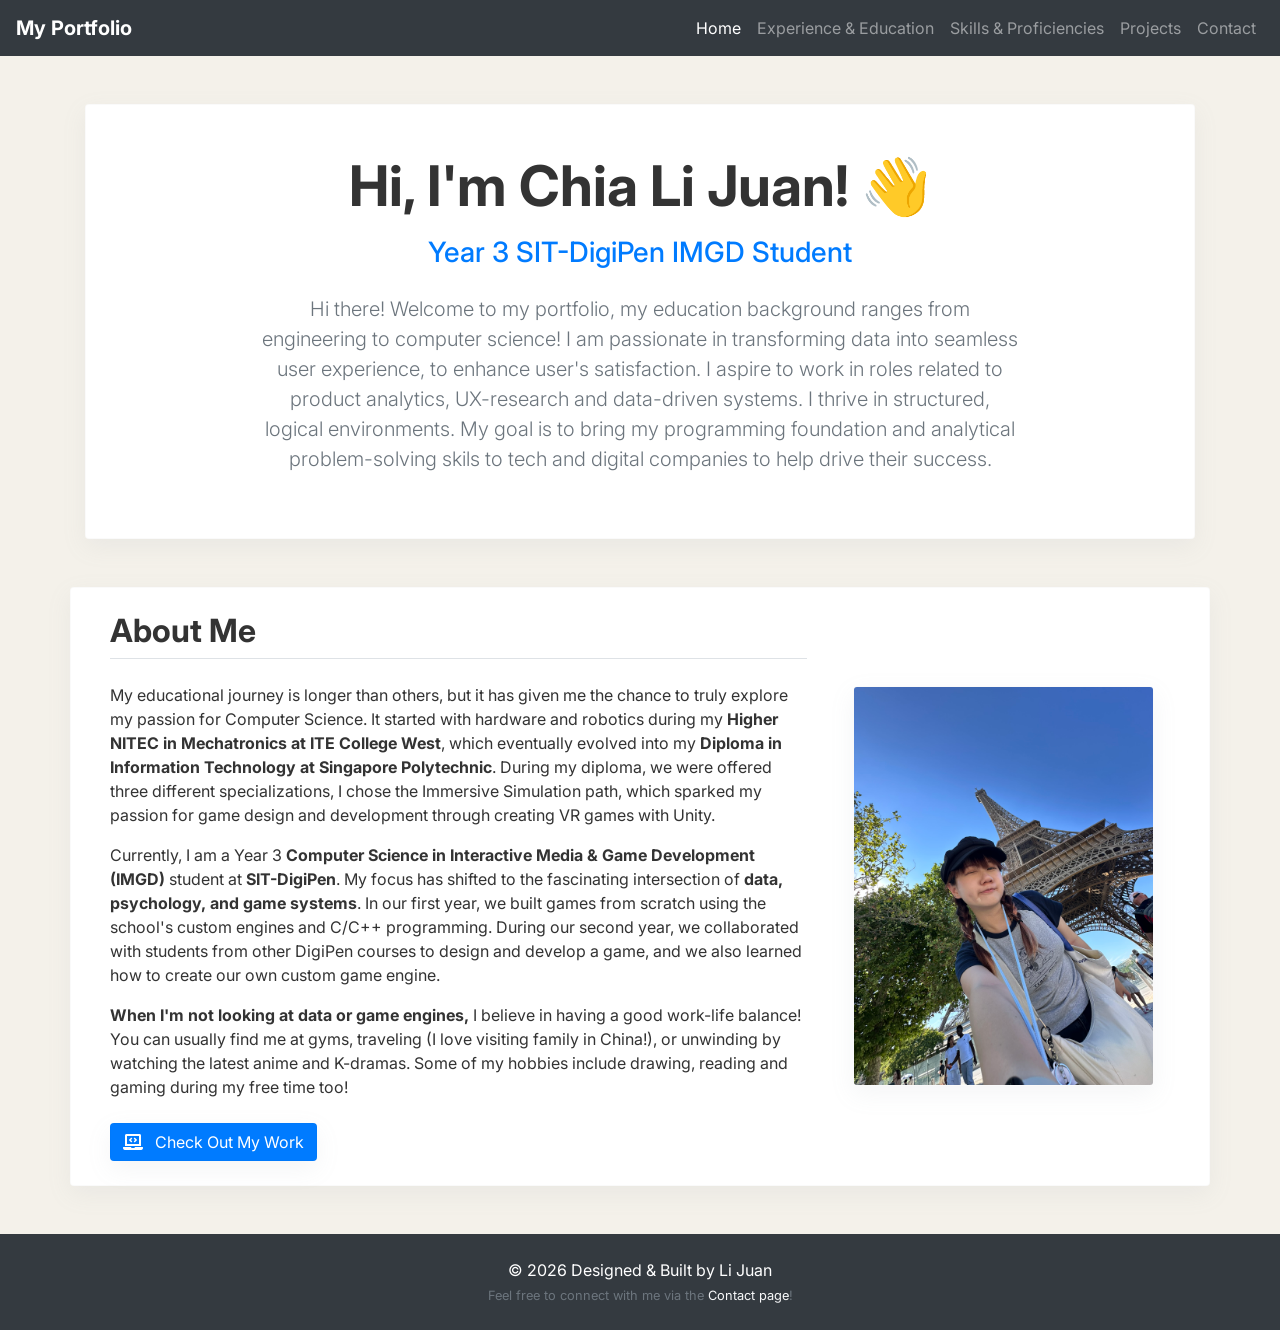
<file: index.html>
<!DOCTYPE html>
<html lang="en">

<head>
  <title>Home</title>
  <meta charset="utf-8">
  <meta name="viewport" content="width=device-width, initial-scale=1">

  <!-- Bootstrap & Icons -->
  <link rel="stylesheet" href="https://maxcdn.bootstrapcdn.com/bootstrap/4.3.1/css/bootstrap.min.css">
  <link rel="stylesheet" href="https://use.fontawesome.com/releases/v5.6.3/css/all.css">
  <link rel="stylesheet" href="https://cdnjs.cloudflare.com/ajax/libs/font-awesome/4.3.0/css/font-awesome.min.css">

  <!-- Your Custom CSS -->
  <link href="CSS/stylesheet.css" rel="stylesheet" />

</head>

<body>
  <!-- NAVIGATION -->
  <header>
    <nav class="navbar navbar-expand-sm navbar-dark bg-dark">
      <a class="navbar-brand font-weight-bold" href="index.html">My Portfolio</a>
      <button class="navbar-toggler" type="button" data-toggle="collapse" data-target="#navbarNavAltMarkup">
        <span class="navbar-toggler-icon"></span>
      </button>
      <div class="collapse navbar-collapse" id="navbarNavAltMarkup">
        <div class="navbar-nav ml-auto">
          <!-- These are the tabs you mentioned. You can create these HTML files later! -->
          <a class="nav-item nav-link active" href="index.html">Home</a>
          <a class="nav-item nav-link" href="experience.html">Experience & Education</a>
          <a class="nav-item nav-link" href="skills.html">Skills & Proficiencies</a>
          <a class="nav-item nav-link" href="portfolio.html">Projects</a>
          <a class="nav-item nav-link" href="contact.html">Contact</a>
        </div>
      </div>
    </nav>
  </header>

  <!-- MAIN CONTENT --> 
  <div class="container mt-5">

    <div class="hero-section bg-white rounded shadow-sm p-5 mb-5 text-center">
      <h1 class="display-4 font-weight-bold mb-3">Hi, I'm Chia Li Juan! 👋</h1>
      <h3 class="text-primary mb-4">Year 3 SIT-DigiPen IMGD Student </h3>
      <p class="lead w-75 mx-auto text-muted">
        Hi there! Welcome to my portfolio, my education background ranges from engineering to computer science!
        I am passionate in transforming data into seamless user experience, to enhance user's satisfaction. I aspire
        to work in roles related to product analytics, UX-research and data-driven systems. I thrive in structured, logical environments.
        My goal is to bring my programming foundation and analytical problem-solving skils to tech and digital companies to help drive their success. 
      </p>
    </div>

    <!-- About Me -->
    <div class="row mb-5 bg-white shadow-sm p-4 rounded align-items-center">
      <div class="col-md-8 order-2 order-md-1 mt-4 mt-md-0">
        <h2 class="font-weight-bold mb-4 border-bottom pb-2">About Me</h2>
        <p>
          My educational journey is longer than others, but it has given me the chance to truly explore my passion for
          Computer Science. It started with hardware and robotics during my <strong>Higher NITEC in Mechatronics at ITE
            College West</strong>, which eventually evolved into my <strong>Diploma in Information Technology at
            Singapore Polytechnic</strong>. During my diploma, we were offered three different specializations, I chose
          the Immersive Simulation path, which sparked my passion for game design and development through creating VR
          games with Unity.
        </p>
        <p>
          Currently, I am a Year 3 <strong>Computer Science in Interactive Media & Game Development (IMGD)</strong>
          student at <strong>SIT-DigiPen</strong>. My focus has shifted to the fascinating intersection of <strong>data,
            psychology, and game systems</strong>. In our first year, we built games from scratch using the school's
          custom engines and C/C++ programming. During our second year, we collaborated with students from other DigiPen
          courses to design and develop a game, and we also learned how to create our own custom game engine.
        </p>
        <p>
          <strong>When I'm not looking at data or game engines,</strong> I believe in having a good work-life balance!
          You can usually find me at gyms, traveling (I love visiting family in China!), or unwinding by watching the
          latest anime and K-dramas. Some of my hobbies include drawing, reading and gaming during my free time too!
        </p>
        <div class="mt-4">
          <!-- Button that leads to your portfolio page -->
          <a href="portfolio.html" class="btn btn-primary shadow-sm"><i class="fas fa-laptop-code mr-2"></i> Check Out
            My Work</a>
        </div>
      </div>

      <!-- Profile Picture -->
      <div class="col-md-4 order-1 order-md-2 text-center">
        <img src="Images/indexPic1.jpg" alt="Picture of myself" class="img-fluid rounded shadow-sm"
          style="max-height: 400px; object-fit: cover;">
      </div>
    </div>
  </div>

  <!-- FOOTER -->
  <footer class="bg-dark text-white text-center py-4 mt-5">
    <div class="container">
      <p class="mb-0">© 2026 Designed & Built by Li Juan</p>
      <small class="text-muted">Feel free to connect with me via the <a href="contact.html"
          class="text-light text-decoration-underline">Contact page</a>!</small>
    </div>
  </footer>

  <!-- Scripts -->
  <script src="https://code.jquery.com/jquery-3.5.1.min.js"></script>
  <script src="https://cdn.jsdelivr.net/npm/bootstrap@4.6.0/dist/js/bootstrap.bundle.min.js"></script>

</body>

</html>
</file>
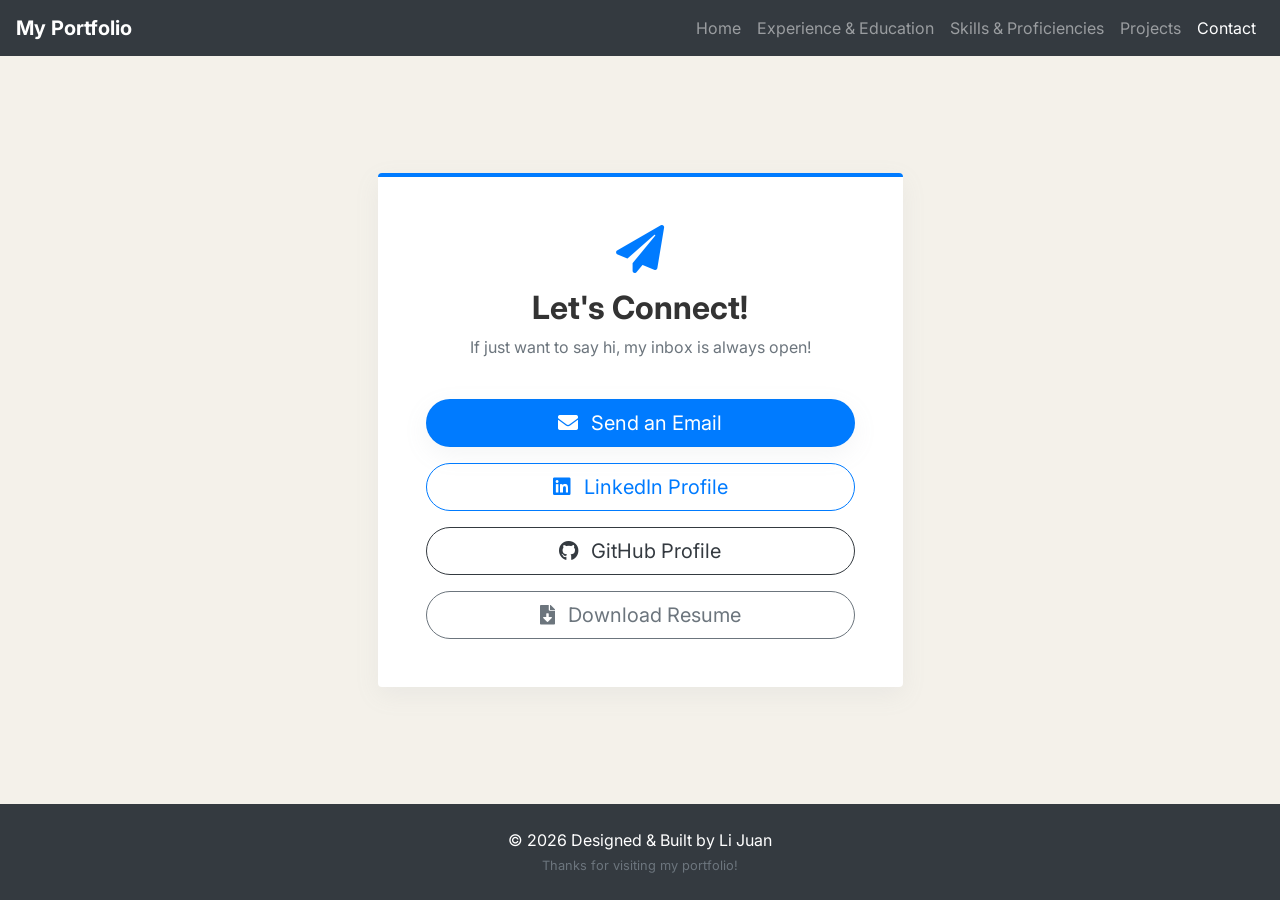
<file: contact.html>
<!DOCTYPE html>
<html lang="en">

<head>
  <title>Contact | Li Juan</title>
  <meta charset="utf-8">
  <meta name="viewport" content="width=device-width, initial-scale=1">

  <!-- Bootstrap & Icons -->
  <link rel="stylesheet" href="https://maxcdn.bootstrapcdn.com/bootstrap/4.3.1/css/bootstrap.min.css">
  <link rel="stylesheet" href="https://use.fontawesome.com/releases/v5.6.3/css/all.css">
  
  <!-- Custom CSS -->
  <link href="CSS/stylesheet.css" rel="stylesheet" />
</head>

<!-- ADDED FLEXBOX CLASSES TO THE BODY TO FIX THE FOOTER -->
<body class="d-flex flex-column min-vh-100">

  <!-- NAVIGATION -->
  <header>
    <nav class="navbar navbar-expand-sm navbar-dark bg-dark">
      <a class="navbar-brand font-weight-bold" href="index.html">My Portfolio</a>
      <button class="navbar-toggler" type="button" data-toggle="collapse" data-target="#navbarNavAltMarkup">
        <span class="navbar-toggler-icon"></span>
      </button>
      <div class="collapse navbar-collapse" id="navbarNavAltMarkup">
        <div class="navbar-nav ml-auto">
          <a class="nav-item nav-link" href="index.html">Home</a>
          <a class="nav-item nav-link" href="experience.html">Experience & Education</a>
          <a class="nav-item nav-link" href="skills.html">Skills & Proficiencies</a>
          <a class="nav-item nav-link" href="portfolio.html">Projects</a>
          <a class="nav-item nav-link active" href="contact.html">Contact</a>
        </div>
      </div>
    </nav>
  </header>

  <!-- MAIN CONTENT -->
  <!-- ADDED flex-grow-1 to push the footer down -->
  <div class="container mt-5 mb-5 flex-grow-1 d-flex align-items-center justify-content-center">
    
    <div class="col-md-8 col-lg-6">
      <div class="card shadow-sm border-0 p-5 text-center" style="border-top: 4px solid #007bff !important;">
        
        <div class="mb-4">
          <i class="fas fa-paper-plane fa-3x text-primary mb-3"></i>
          <h2 class="font-weight-bold">Let's Connect!</h2>
          <p class="text-muted">
            If just want to say hi, my inbox is always open!
          </p>
        </div>

        <div class="d-flex flex-column align-items-center">
          
          <!-- Email Button -->
          <a href="mailto:chialijuan076@gmail.com" class="btn btn-primary btn-lg w-100 mb-3 shadow-sm" style="border-radius: 50px;">
            <i class="fas fa-envelope mr-2"></i> Send an Email
          </a>

          <!-- LinkedIn Button -->
          <a href="https://www.linkedin.com/in/lijuanc/" target="_blank" class="btn btn-outline-primary btn-lg w-100 mb-3" style="border-radius: 50px;">
            <i class="fab fa-linkedin mr-2"></i> LinkedIn Profile
          </a>

          <!-- GitHub Button -->
          <a href="https://github.com/lijuannc" target="_blank" class="btn btn-outline-dark btn-lg w-100 mb-3" style="border-radius: 50px;">
            <i class="fab fa-github mr-2"></i> GitHub Profile
          </a>

          <!-- Resume Download -->
          <a href="ChiaLiJuan_Resume.pdf" target="_blank" class="btn btn-outline-secondary btn-lg w-100" style="border-radius: 50px;">
            <i class="fas fa-file-download mr-2"></i> Download Resume
          </a>

        </div>
      </div>
    </div>

  </div>

  <!-- FOOTER -->
  <!-- ADDED mt-auto to ensure it sticks to the bottom -->
  <footer class="bg-dark text-white text-center py-4 mt-auto">
    <div class="container">
      <p class="mb-0">© 2026 Designed & Built by Li Juan</p>
      <small class="text-muted">Thanks for visiting my portfolio!</small>
    </div>
  </footer>

  <!-- Scripts -->
  <script src="https://code.jquery.com/jquery-3.5.1.min.js"></script>
  <script src="https://cdn.jsdelivr.net/npm/bootstrap@4.6.0/dist/js/bootstrap.bundle.min.js"></script>

</body>
</html>
</file>
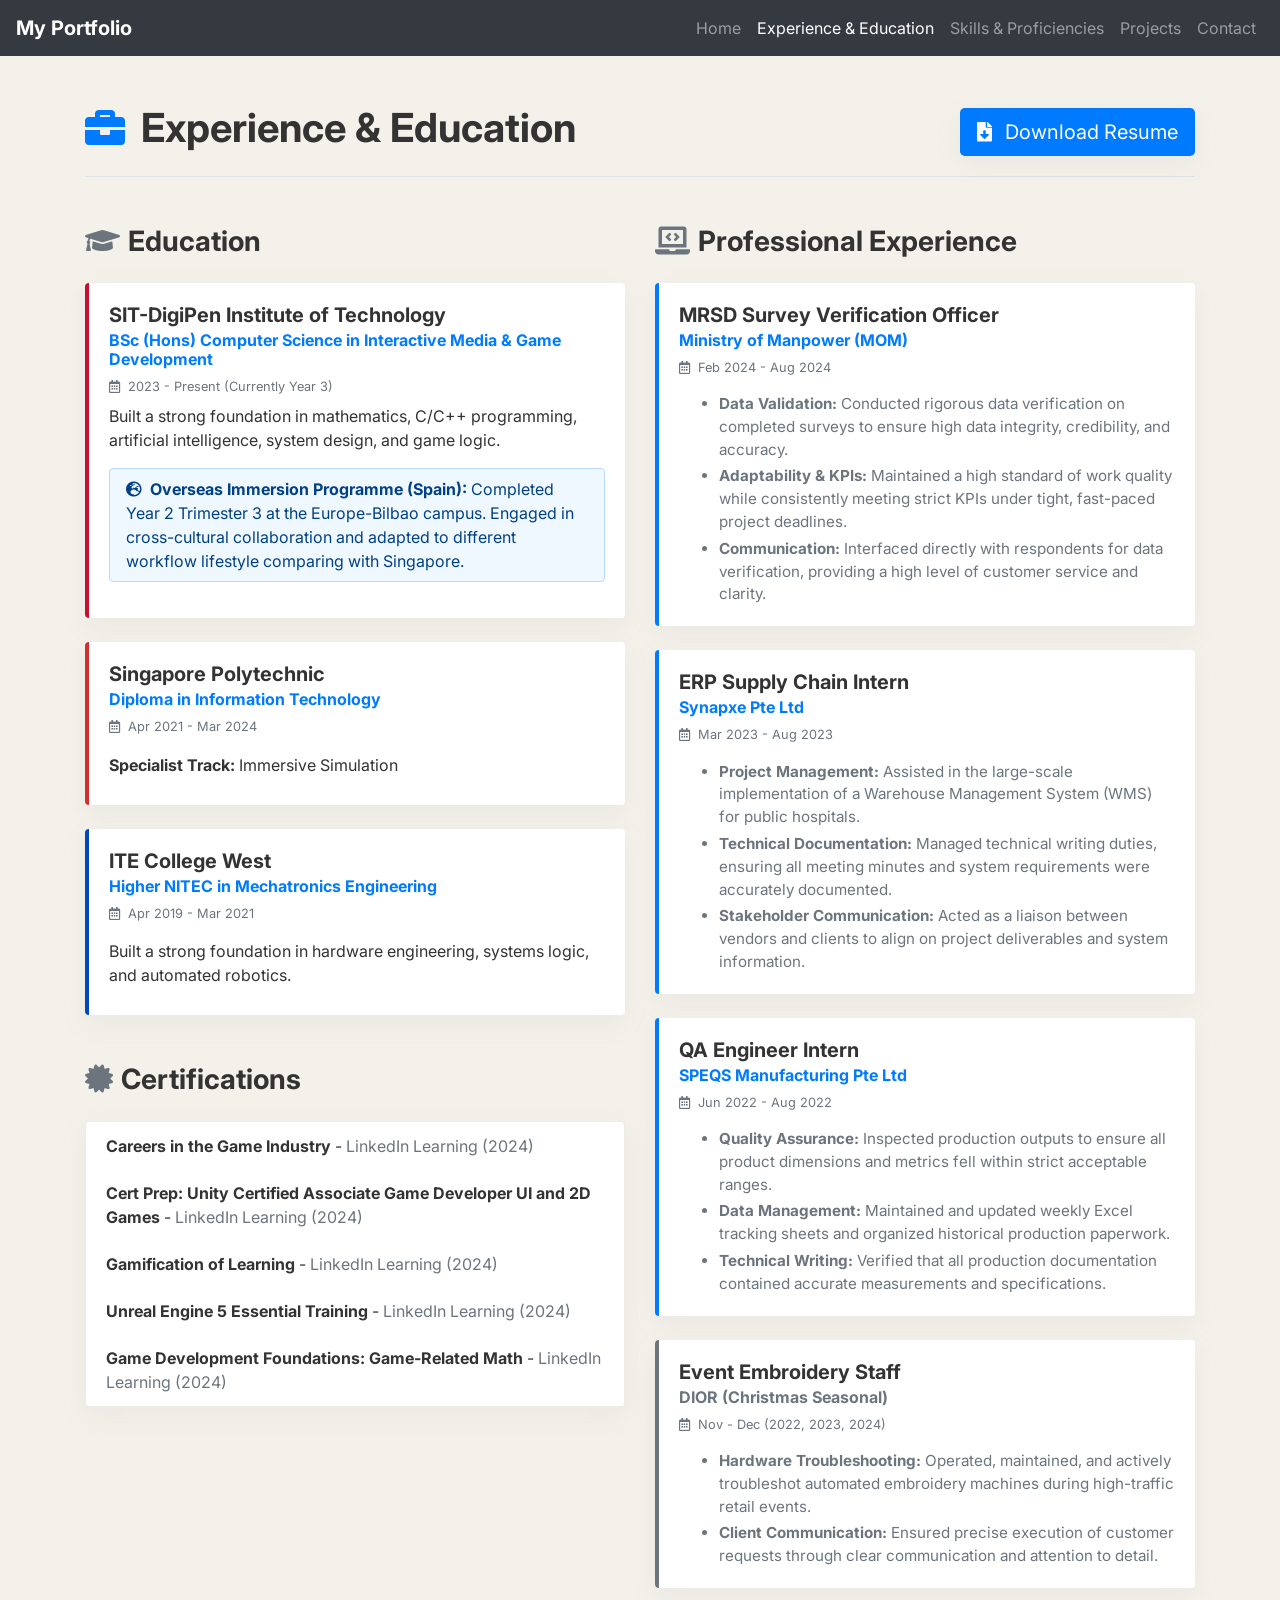
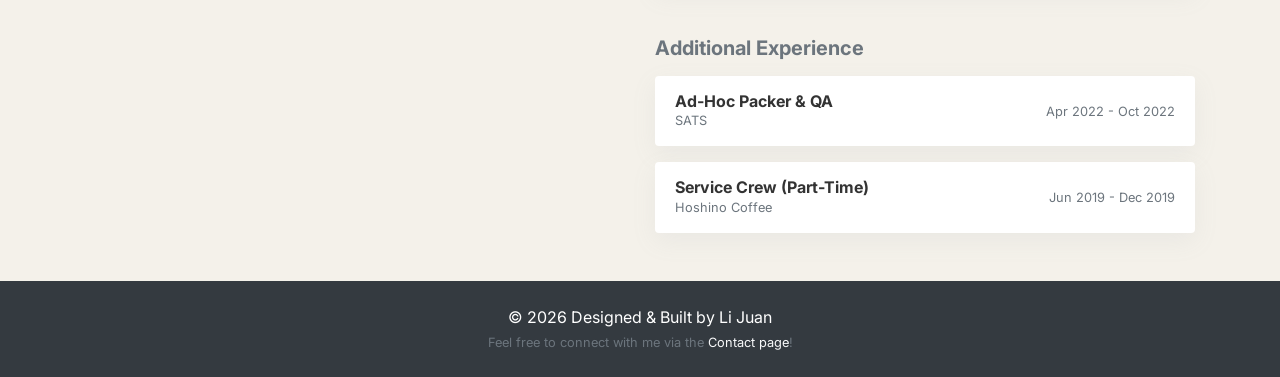
<file: experience.html>
<!DOCTYPE html>
<html lang="en">

<head>
  <title>Experience & Education</title>
  <meta charset="utf-8">
  <meta name="viewport" content="width=device-width, initial-scale=1">

  <!-- Bootstrap & Icons -->
  <link rel="stylesheet" href="https://maxcdn.bootstrapcdn.com/bootstrap/4.3.1/css/bootstrap.min.css">
  <link rel="stylesheet" href="https://use.fontawesome.com/releases/v5.6.3/css/all.css">
  <link rel="stylesheet" href="https://cdnjs.cloudflare.com/ajax/libs/font-awesome/4.3.0/css/font-awesome.min.css">

  <!-- Custom CSS -->
  <link href="CSS/stylesheet.css" rel="stylesheet" />
</head>

<body>

  <!-- NAVIGATION -->
  <header>
    <nav class="navbar navbar-expand-sm navbar-dark bg-dark">
      <a class="navbar-brand font-weight-bold" href="index.html">My Portfolio</a>
      <button class="navbar-toggler" type="button" data-toggle="collapse" data-target="#navbarNavAltMarkup">
        <span class="navbar-toggler-icon"></span>
      </button>
      <div class="collapse navbar-collapse" id="navbarNavAltMarkup">
        <div class="navbar-nav ml-auto">
          <a class="nav-item nav-link" href="index.html">Home</a>
          <!-- Notice "active" is now on this page -->
          <a class="nav-item nav-link active" href="experience.html">Experience & Education</a>
          <a class="nav-item nav-link" href="skills.html">Skills & Proficiencies</a>
          <a class="nav-item nav-link" href="portfolio.html">Projects</a>
          <a class="nav-item nav-link" href="contact.html">Contact</a>
        </div>
      </div>
    </nav>
  </header>

  <!-- MAIN CONTENT -->
  <div class="container mt-5">

    <!-- Header & Resume Download -->
    <div class="d-flex justify-content-between align-items-center border-bottom pb-3 mb-5">
      <h1 class="display-5 font-weight-bold"><i class="fas fa-briefcase text-primary mr-3"></i>Experience & Education
      </h1>
      <a href="ChiaLiJuan_Resume.pdf" target="_blank" class="btn btn-primary btn-lg shadow-sm">
        <i class="fas fa-file-download mr-2"></i> Download Resume
      </a>
    </div>

    <div class="row">
      <!-- LEFT COLUMN: Education & Certs -->
      <div class="col-lg-6 mb-4">

        <h3 class="font-weight-bold mb-4"><i class="fas fa-graduation-cap text-secondary mr-2"></i>Education</h3>

        <!-- DigiPen -->
        <div class="card shadow-sm mb-4 border-0 border-left-primary"
          style="border-left: 4px solid #c8102e !important;"> <!-- DigiPen Red -->
          <div class="card-body">
            <h5 class="card-title font-weight-bold mb-1">SIT-DigiPen Institute of Technology</h5>
            <h6 class="text-primary font-weight-bold">BSc (Hons) Computer Science in Interactive Media & Game
              Development</h6>
            <p class="text-muted small mb-2"><i class="far fa-calendar-alt mr-1"></i> 2023 - Present (Currently Year 3)
            </p>

            <p class="card-text mb-3">
              Built a strong foundation in mathematics, C/C++ programming, artificial intelligence, system design, and
              game logic.
            </p>

            <!-- Overseas Immersion Highlight -->
            <div class="alert alert-info py-2 px-3 mb-3"
              style="background-color: #f0f8ff; border-color: #b8daff; color: #004085;">
              <strong><i class="fas fa-globe-europe mr-1"></i> Overseas Immersion Programme (Spain):</strong>
              Completed Year 2 Trimester 3 at the Europe-Bilbao campus. Engaged in cross-cultural collaboration and
              adapted to different workflow lifestyle comparing with Singapore.
            </div>
          </div>
        </div>

        <!-- Poly -->
        <div class="card shadow-sm mb-4 border-0 border-left-primary"
          style="border-left: 4px solid #d32f2f !important;"> <!-- Added SP's signature red! -->
          <div class="card-body">
            <h5 class="card-title font-weight-bold mb-1">Singapore Polytechnic</h5>
            <h6 class="text-primary font-weight-bold">Diploma in Information Technology</h6>
            <p class="text-muted small mb-3"><i class="far fa-calendar-alt mr-1"></i> Apr 2021 - Mar 2024</p>

            <p class="card-text mb-2">
              <strong>Specialist Track:</strong> Immersive Simulation
            </p>
          </div>
        </div>

        <!-- ITE -->
        <div class="card shadow-sm mb-5 border-0 border-left-primary"
          style="border-left: 4px solid #0047BB !important;"> <!-- ITE Signature Blue -->
          <div class="card-body">
            <h5 class="card-title font-weight-bold mb-1">ITE College West</h5>
            <h6 class="text-primary font-weight-bold">Higher NITEC in Mechatronics Engineering</h6>
            <!-- Make sure to adjust these dates to match your actual timeline! -->
            <p class="text-muted small mb-3"><i class="far fa-calendar-alt mr-1"></i> Apr 2019 - Mar 2021</p>

            <p class="card-text mb-2">
              Built a strong foundation in hardware engineering, systems logic, and automated robotics.
            </p>
          </div>
        </div>

        <!-- Certifications -->
        <h3 class="font-weight-bold mb-4"><i class="fas fa-certificate text-secondary mr-2"></i>Certifications</h3>
        <ul class="list-group shadow-sm mb-5">
          <li class="list-group-item border-0 border-bottom">
            <strong>Careers in the Game Industry</strong> - <span class="text-muted">LinkedIn Learning (2024)</span>
          </li>
          <li class="list-group-item border-0 border-bottom">
            <strong>Cert Prep: Unity Certified Associate
              Game Developer UI and 2D Games
            </strong> - <span class="text-muted">LinkedIn Learning (2024)</span>
          </li>
          <li class="list-group-item border-0 border-bottom">
            <strong>Gamification of Learning
            </strong> - <span class="text-muted">LinkedIn Learning (2024)</span>
          </li>
          <li class="list-group-item border-0 border-bottom">
            <strong>Unreal Engine 5 Essential Training
            </strong> - <span class="text-muted">LinkedIn Learning (2024)</span>
          </li>
          <li class="list-group-item border-0 border-bottom">
            <strong>Game Development Foundations: Game-Related Math
            </strong> - <span class="text-muted">LinkedIn Learning (2024)</span>
          </li>
        </ul>

      </div>

      <!-- RIGHT COLUMN: Work Experience -->
      <div class="col-lg-6 mt-5 mt-lg-0">
        
        <h3 class="font-weight-bold mb-4"><i class="fas fa-laptop-code text-secondary mr-2"></i>Professional Experience</h3>

        <!-- MOM -->
        <div class="card shadow-sm mb-4 border-0 border-left-primary" style="border-left: 4px solid #007bff !important;">
          <div class="card-body">
            <h5 class="card-title font-weight-bold mb-1">MRSD Survey Verification Officer</h5>
            <h6 class="text-primary font-weight-bold">Ministry of Manpower (MOM)</h6>
            <p class="text-muted small mb-3"><i class="far fa-calendar-alt mr-1"></i> Feb 2024 - Aug 2024</p>
            <ul class="mb-0 text-muted" style="font-size: 0.95rem;">
              <li class="mb-1"><strong>Data Validation:</strong> Conducted rigorous data verification on completed surveys to ensure high data integrity, credibility, and accuracy.</li>
              <li class="mb-1"><strong>Adaptability & KPIs:</strong> Maintained a high standard of work quality while consistently meeting strict KPIs under tight, fast-paced project deadlines.</li>
              <li><strong>Communication:</strong> Interfaced directly with respondents for data verification, providing a high level of customer service and clarity.</li>
            </ul>
          </div>
        </div>

        <!-- SYNAPXE -->
        <div class="card shadow-sm mb-4 border-0 border-left-primary" style="border-left: 4px solid #007bff !important;">
          <div class="card-body">
            <h5 class="card-title font-weight-bold mb-1">ERP Supply Chain Intern</h5>
            <h6 class="text-primary font-weight-bold">Synapxe Pte Ltd</h6>
            <p class="text-muted small mb-3"><i class="far fa-calendar-alt mr-1"></i> Mar 2023 - Aug 2023</p>
            <ul class="mb-0 text-muted" style="font-size: 0.95rem;">
              <li class="mb-1"><strong>Project Management:</strong> Assisted in the large-scale implementation of a Warehouse Management System (WMS) for public hospitals.</li>
              <li class="mb-1"><strong>Technical Documentation:</strong> Managed technical writing duties, ensuring all meeting minutes and system requirements were accurately documented.</li>
              <li><strong>Stakeholder Communication:</strong> Acted as a liaison between vendors and clients to align on project deliverables and system information.</li>
            </ul>
          </div>
        </div>

        <!-- SPEQS -->
        <div class="card shadow-sm mb-4 border-0 border-left-primary" style="border-left: 4px solid #007bff !important;">
          <div class="card-body">
            <h5 class="card-title font-weight-bold mb-1">QA Engineer Intern</h5>
            <h6 class="text-primary font-weight-bold">SPEQS Manufacturing Pte Ltd</h6>
            <p class="text-muted small mb-3"><i class="far fa-calendar-alt mr-1"></i> Jun 2022 - Aug 2022</p>
            <ul class="mb-0 text-muted" style="font-size: 0.95rem;">
              <li class="mb-1"><strong>Quality Assurance:</strong> Inspected production outputs to ensure all product dimensions and metrics fell within strict acceptable ranges.</li>
              <li class="mb-1"><strong>Data Management:</strong> Maintained and updated weekly Excel tracking sheets and organized historical production paperwork.</li>
              <li><strong>Technical Writing:</strong> Verified that all production documentation contained accurate measurements and specifications.</li>
            </ul>
          </div>
        </div>

        <!-- DIOR (Seasonal) -->
        <div class="card shadow-sm mb-4 border-0 border-left-primary" style="border-left: 4px solid #6c757d !important;">
          <div class="card-body">
            <h5 class="card-title font-weight-bold mb-1">Event Embroidery Staff</h5>
            <h6 class="text-secondary font-weight-bold">DIOR (Christmas Seasonal)</h6>
            <p class="text-muted small mb-3"><i class="far fa-calendar-alt mr-1"></i> Nov - Dec (2022, 2023, 2024)</p>
            <ul class="mb-0 text-muted" style="font-size: 0.95rem;">
              <li class="mb-1"><strong>Hardware Troubleshooting:</strong> Operated, maintained, and actively troubleshot automated embroidery machines during high-traffic retail events.</li>
              <li><strong>Client Communication:</strong> Ensured precise execution of customer requests through clear communication and attention to detail.</li>
            </ul>
          </div>
        </div>

        <!-- Other Experience (Compact List) -->
        <h5 class="font-weight-bold mb-3 mt-5 text-secondary">Additional Experience</h5>
        <div class="card shadow-sm border-0 mb-3">
          <div class="card-body py-3">
            <div class="d-flex justify-content-between align-items-center">
              <div>
                <h6 class="font-weight-bold mb-0">Ad-Hoc Packer & QA</h6>
                <p class="text-muted small mb-0">SATS</p>
              </div>
              <span class="text-muted small">Apr 2022 - Oct 2022</span>
            </div>
          </div>
        </div>

        <div class="card shadow-sm border-0">
          <div class="card-body py-3">
            <div class="d-flex justify-content-between align-items-center">
              <div>
                <h6 class="font-weight-bold mb-0">Service Crew (Part-Time)</h6>
                <p class="text-muted small mb-0">Hoshino Coffee</p>
              </div>
              <span class="text-muted small">Jun 2019 - Dec 2019</span>
            </div>
          </div>
        </div>

      </div>
      
    </div>

  </div>

  <!-- FOOTER -->
  <footer class="bg-dark text-white text-center py-4 mt-5">
    <div class="container">
      <p class="mb-0">© 2026 Designed & Built by Li Juan</p>
      <small class="text-muted">Feel free to connect with me via the <a href="contact.html"
          class="text-light text-decoration-underline">Contact page</a>!</small>
    </div>
  </footer>

  <!-- Scripts -->
  <script src="https://code.jquery.com/jquery-3.5.1.min.js"></script>
  <script src="https://cdn.jsdelivr.net/npm/bootstrap@4.6.0/dist/js/bootstrap.bundle.min.js"></script>

</body>

</html>
</file>
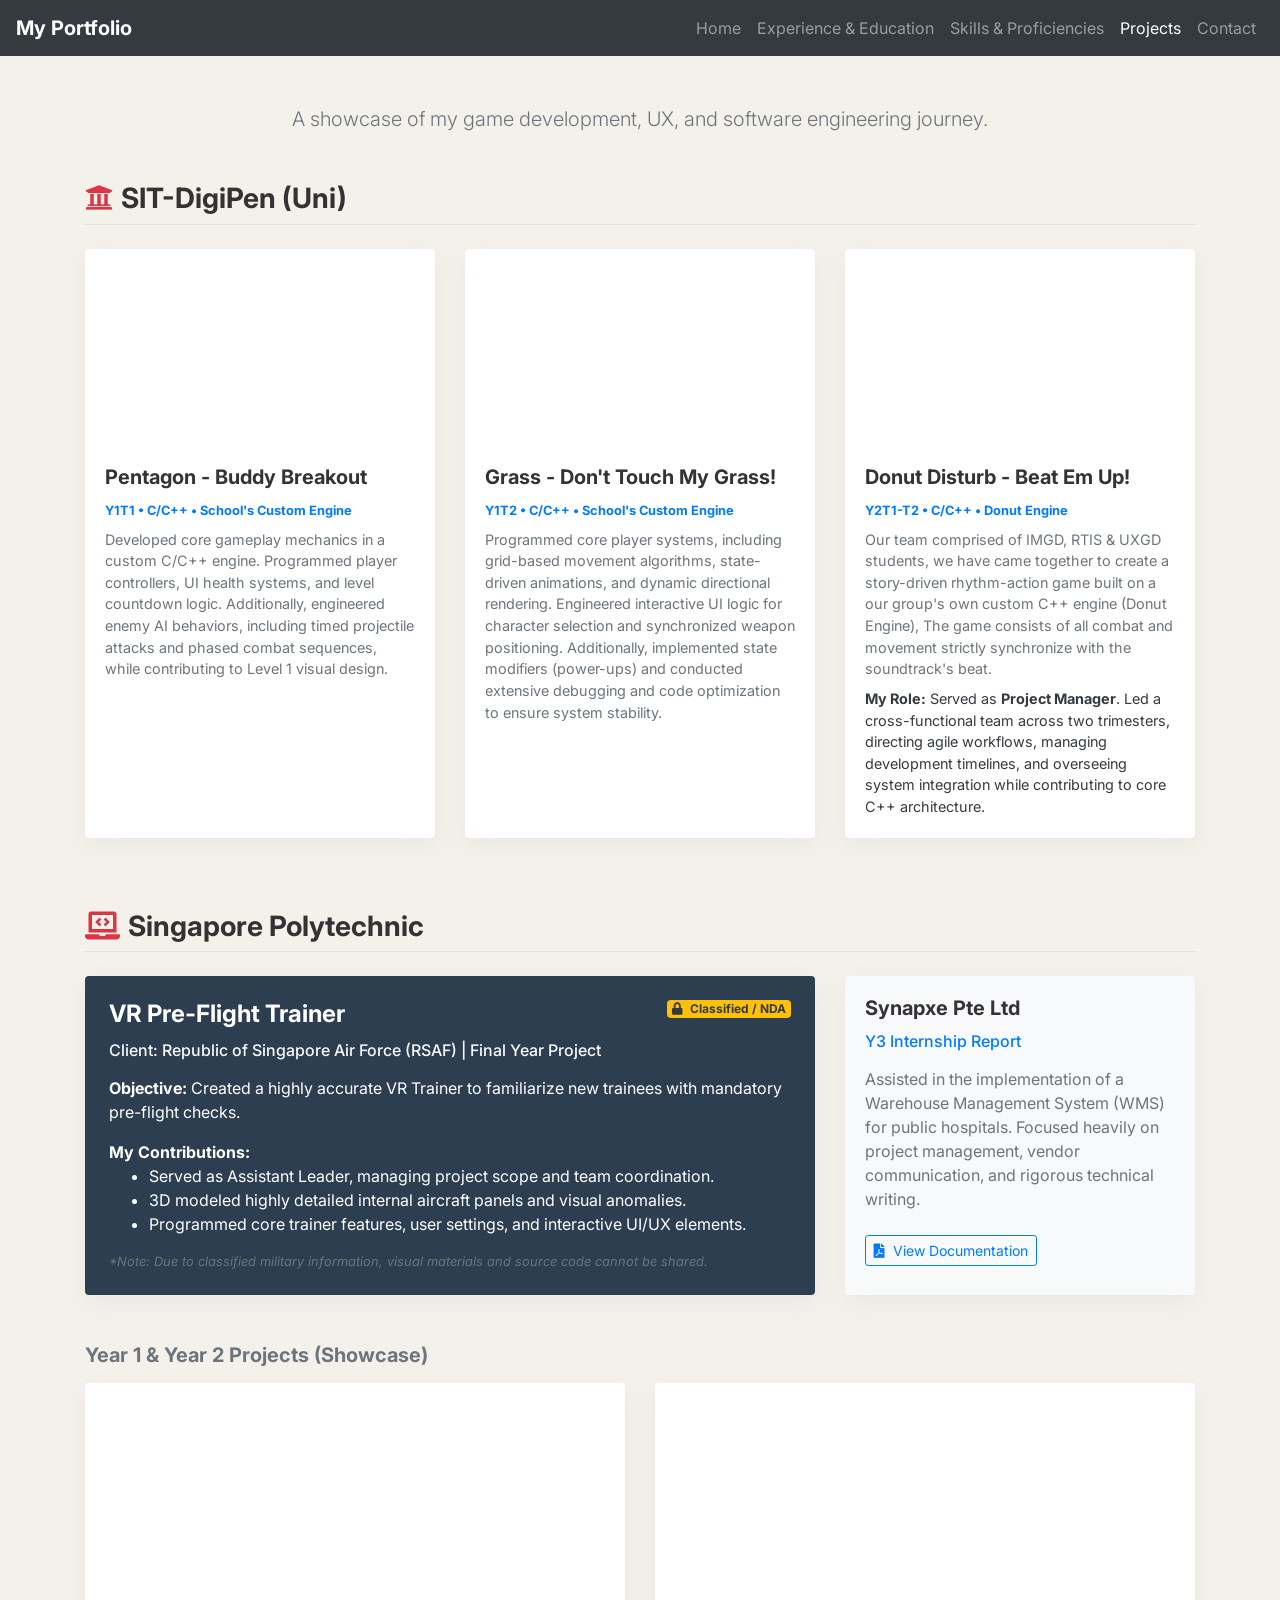
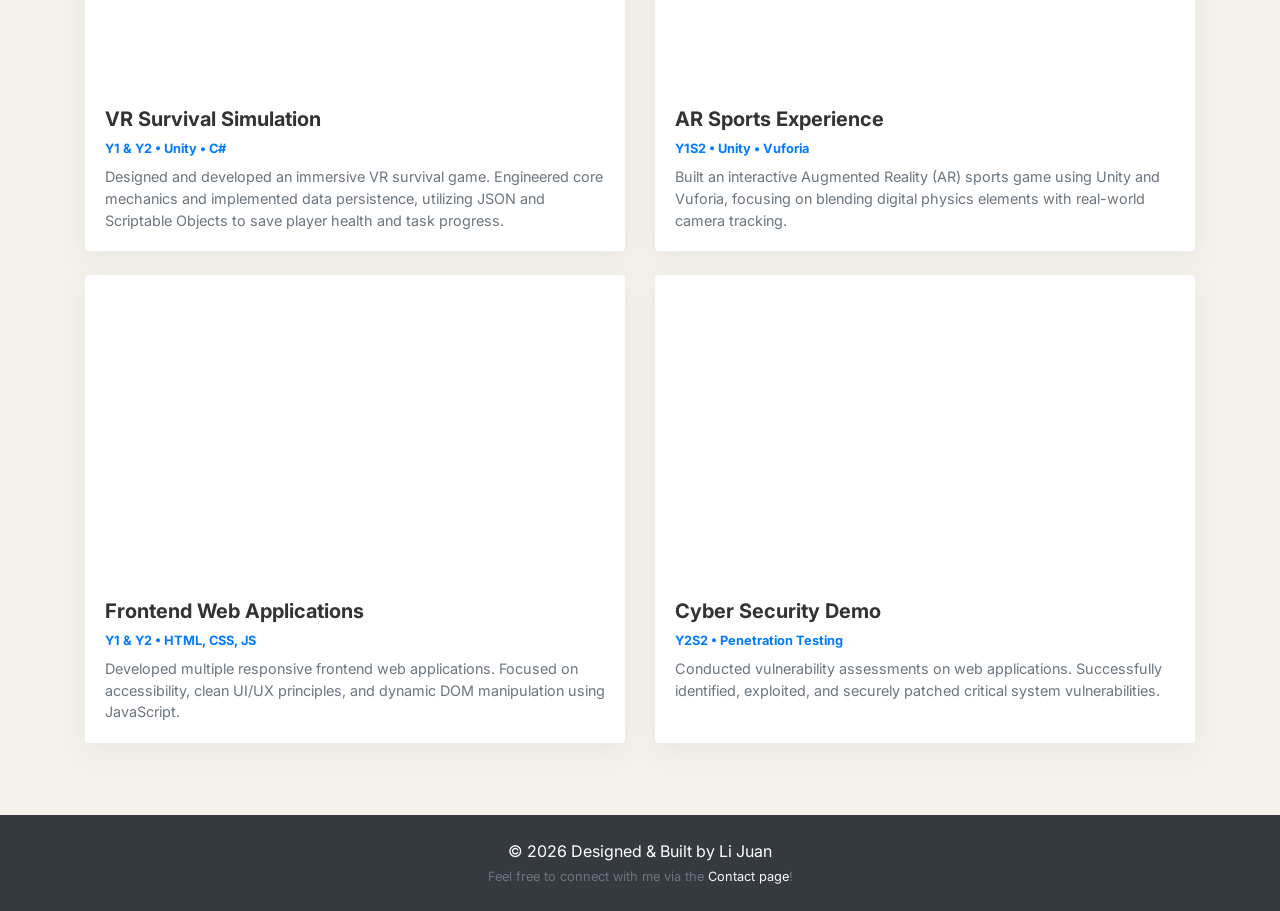
<file: portfolio.html>
<!DOCTYPE html>
<html lang="en">

<head>
  <title>My Works | Li Juan</title>
  <meta charset="utf-8">
  <meta name="viewport" content="width=device-width, initial-scale=1">

  <!-- Bootstrap & Icons -->
  <link rel="stylesheet" href="https://maxcdn.bootstrapcdn.com/bootstrap/4.3.1/css/bootstrap.min.css">
  <link rel="stylesheet" href="https://use.fontawesome.com/releases/v5.6.3/css/all.css">

  <!-- Custom CSS -->
  <link href="CSS/stylesheet.css" rel="stylesheet" />
</head>

<body>

  <!-- NAVIGATION -->
  <header>
    <nav class="navbar navbar-expand-sm navbar-dark bg-dark">
      <a class="navbar-brand font-weight-bold" href="index.html">My Portfolio</a>
      <button class="navbar-toggler" type="button" data-toggle="collapse" data-target="#navbarNavAltMarkup">
        <span class="navbar-toggler-icon"></span>
      </button>
      <div class="collapse navbar-collapse" id="navbarNavAltMarkup">
        <div class="navbar-nav ml-auto">
          <a class="nav-item nav-link" href="index.html">Home</a>
          <a class="nav-item nav-link" href="experience.html">Experience & Education</a>
          <a class="nav-item nav-link" href="skills.html">Skills & Proficiencies</a>
          <a class="nav-item nav-link active" href="portfolio.html">Projects</a>
          <a class="nav-item nav-link" href="contact.html">Contact</a>
        </div>
      </div>
    </nav>
  </header>

  <!-- MAIN CONTENT -->
  <div class="container mt-5 mb-5">

    <div class="text-center mb-5">
      <h1 class="display-4 font-weight-bold"></h1>
      <p class="lead text-muted">A showcase of my game development, UX, and software engineering journey.</p>
    </div>

    <!-- ========================================== -->
    <!-- SIT-DIGIPEN (UNI) PROJECTS                 -->
    <!-- ========================================== -->
    <h3 class="font-weight-bold mb-4 border-bottom pb-2"><i class="fas fa-university text-danger mr-2"></i>SIT-DigiPen
      (Uni)</h3>
    <div class="row mb-5">

      <!-- Uni Game 1 (Year 1, Game 1) -->
      <div class="col-lg-4 mb-4">
        <div class="card bg-white shadow-sm h-100 border-0 rounded">
          <div class="embed-responsive embed-responsive-16by9 rounded-top">
            <!-- REPLACE THIS LINK WITH YOUR YOUTUBE VIDEO LINK -->
            <iframe class="embed-responsive-item" src="https://www.youtube.com/embed/7a8rxaybns0?si=eRLU6g1PsjJY7Ak_"
              allowfullscreen></iframe>
          </div>
          <div class="card-body">
            <h5 class="card-title font-weight-bold">Pentagon - Buddy Breakout</h5>
            <p class="text-primary small font-weight-bold mb-2">Y1T1 • C/C++ • School's Custom Engine</p>
            <p class="card-text text-muted" style="font-size: 0.9rem;">Developed core gameplay mechanics in a custom C/C++ engine. Programmed player controllers, UI health systems, and level countdown logic. Additionally, engineered enemy AI behaviors, including timed projectile attacks and phased combat sequences, while contributing to Level 1 visual design.</p>
          </div>
        </div>
      </div>

      <!-- Uni Game 2 (Year 1, Game 2) -->
      <div class="col-lg-4 mb-4">
        <div class="card bg-white shadow-sm h-100 border-0 rounded">
          <div class="embed-responsive embed-responsive-16by9 rounded-top">
            <!-- REPLACE THIS LINK WITH YOUR YOUTUBE VIDEO LINK -->
            <iframe class="embed-responsive-item" src="https://www.youtube.com/embed/tPFylGmmHB0?si=uSt400EOfxlRKPbr"
              allowfullscreen></iframe>
          </div>
          <div class="card-body">
            <h5 class="card-title font-weight-bold">Grass - Don't Touch My Grass!</h5>
            <p class="text-primary small font-weight-bold mb-2">Y1T2 • C/C++ • School's Custom Engine</p>
            <p class="card-text text-muted" style="font-size: 0.9rem;">Programmed core player systems, including grid-based movement algorithms, state-driven animations, and dynamic directional rendering. Engineered interactive UI logic for character selection and synchronized weapon positioning. Additionally, implemented state modifiers (power-ups) and conducted extensive debugging and code optimization to ensure system stability.</p>
          </div>
        </div>
      </div>

      <!-- Uni Game 3 (Year 2 Collaborative Game) -->
      <div class="col-lg-4 mb-4">
        <div class="card bg-white shadow-sm h-100 border-0 rounded">
          <div class="embed-responsive embed-responsive-16by9 rounded-top">
            <iframe class="embed-responsive-item" src="https://www.youtube.com/embed/1UmKPuSydCo?si=kJkHhu3rEeH1NuLM"
              allowfullscreen></iframe>
          </div>
          <div class="card-body">
            <!-- Updated Title -->
            <h5 class="card-title font-weight-bold">Donut Disturb - Beat Em Up!</h5>
            <!-- Highlighted PM Role -->
            <p class="text-primary small font-weight-bold mb-2">Y2T1-T2 • C/C++ • Donut Engine</p>

            <p class="card-text text-muted mb-2" style="font-size: 0.9rem;">
              Our team comprised of IMGD, RTIS & UXGD students, we have came together to create a story-driven
              rhythm-action game built on a our group's own custom C++ engine (Donut Engine), The game consists of all
              combat and movement strictly synchronize with the soundtrack's beat.
            </p>

            <!-- The TL;DR Section -->
            <p class="card-text text-dark" style="font-size: 0.9rem;">
              <strong>My Role:</strong> Served as <strong>Project Manager</strong>. Led a cross-functional team across
              two trimesters, directing agile workflows, managing development timelines, and overseeing system
              integration while contributing to core C++ architecture.
            </p>
          </div>
        </div>
      </div>

    </div>


    <!-- ========================================== -->
    <!-- SINGAPORE POLYTECHNIC PROJECTS             -->
    <!-- ========================================== -->
    <h3 class="font-weight-bold mb-4 mt-5 border-bottom pb-2"><i
        class="fas fa-laptop-code text-danger mr-2"></i>Singapore Polytechnic</h3>

    <!-- Y3 FYP (RSAF) & Internship (Highlight Row) -->
    <div class="row mb-4">

      <!-- RSAF FYP (Classified Styling) -->
      <div class="col-lg-8 mb-4">
        <div class="card shadow-sm h-100 border-0" style="background-color: #2c3e50; color: white;">
          <div class="card-body p-4">
            <div class="d-flex justify-content-between align-items-start mb-2">
              <h4 class="card-title font-weight-bold mb-1">VR Pre-Flight Trainer</h4>
              <span class="badge badge-warning text-dark"><i class="fas fa-lock mr-1"></i> Classified / NDA</span>
            </div>
            <h6 class="text-light mb-3">Client: Republic of Singapore Air Force (RSAF) | Final Year Project</h6>
            <p><strong>Objective:</strong> Created a highly accurate VR Trainer to familiarize new trainees with
              mandatory pre-flight checks.</p>
            <p class="mb-0"><strong>My Contributions:</strong></p>
            <ul class="mb-0">
              <li>Served as Assistant Leader, managing project scope and team coordination.</li>
              <li>3D modeled highly detailed internal aircraft panels and visual anomalies.</li>
              <li>Programmed core trainer features, user settings, and interactive UI/UX elements.</li>
            </ul>
            <p class="small text-muted mt-3 mb-0"><em>*Note: Due to classified military information, visual materials
                and source code cannot be shared.</em></p>
          </div>
        </div>
      </div>

      <!-- Y3 Internship (Synapxe) -->
      <div class="col-lg-4 mb-4">
        <div class="card shadow-sm h-100 border-0 bg-light">
          <div class="card-body">
            <h5 class="card-title font-weight-bold">Synapxe Pte Ltd</h5>
            <h6 class="text-primary mb-3">Y3 Internship Report</h6>
            <p class="card-text text-muted">Assisted in the implementation of a Warehouse Management System (WMS) for
              public hospitals. Focused heavily on project management, vendor communication, and rigorous technical
              writing.</p>
            <!-- Replace your old button with this anchor tag -->
            <a href="ChiaLiJuan_Post_Internship_Report.pdf" target="_blank" class="btn btn-outline-primary btn-sm mt-2">
              <i class="fas fa-file-pdf mr-1"></i> View Documentation
            </a>
          </div>
        </div>
      </div>

    </div>

    <!-- Y1 & Y2 Projects (Video Showcase) -->
    <h5 class="font-weight-bold mb-3 mt-4 text-secondary">Year 1 & Year 2 Projects (Showcase)</h5>
    
    <div class="row">

      <!-- Poly Video 1: VR Game -->
      <div class="col-lg-6 mb-4">
        <div class="card bg-white shadow-sm h-100 border-0 rounded">
          <div class="embed-responsive embed-responsive-16by9 rounded-top">
            <iframe class="embed-responsive-item" src="https://www.youtube.com/embed/KG_DamB-rVw?si=Iy-Dv47CLi4gdM5n" allowfullscreen></iframe>
          </div>
          <div class="card-body">
            <h5 class="font-weight-bold">VR Survival Simulation</h5>
            <p class="small text-primary font-weight-bold mb-2">Y1 & Y2 • Unity • C#</p>
            <p class="card-text text-muted" style="font-size: 0.9rem;">Designed and developed an immersive VR survival game. Engineered core mechanics and implemented data persistence, utilizing JSON and Scriptable Objects to save player health and task progress.</p>
          </div>
        </div>
      </div>

      <!-- Poly Video 2: AR Game -->
      <div class="col-lg-6 mb-4">
        <div class="card bg-white shadow-sm h-100 border-0 rounded">
          <div class="embed-responsive embed-responsive-16by9 rounded-top">
            <iframe class="embed-responsive-item" src="https://www.youtube.com/embed/wcPQmmLppeI" allowfullscreen></iframe>
          </div>
          <div class="card-body">
            <h5 class="font-weight-bold">AR Sports Experience</h5>
            <p class="small text-primary font-weight-bold mb-2">Y1S2 • Unity • Vuforia</p>
            <p class="card-text text-muted" style="font-size: 0.9rem;">Built an interactive Augmented Reality (AR) sports game using Unity and Vuforia, focusing on blending digital physics elements with real-world camera tracking.</p>
          </div>
        </div>
      </div>

      <!-- Poly Video 3: Web Dev -->
      <div class="col-lg-6 mb-4">
        <div class="card bg-white shadow-sm h-100 border-0 rounded">
          <div class="embed-responsive embed-responsive-16by9 rounded-top">
            <iframe class="embed-responsive-item" src="https://www.youtube.com/embed/IP-yUphOzl0?si=8j9HFpmJWHp4nnVH" allowfullscreen></iframe>
          </div>
          <div class="card-body">
            <h5 class="font-weight-bold">Frontend Web Applications</h5>
            <p class="small text-primary font-weight-bold mb-2">Y1 & Y2 • HTML, CSS, JS</p>
            <p class="card-text text-muted" style="font-size: 0.9rem;">Developed multiple responsive frontend web applications. Focused on accessibility, clean UI/UX principles, and dynamic DOM manipulation using JavaScript.</p>
          </div>
        </div>
      </div>

      <!-- Poly Video 4: Security Demo -->
      <div class="col-lg-6 mb-4">
        <div class="card bg-white shadow-sm h-100 border-0 rounded">
          <div class="embed-responsive embed-responsive-16by9 rounded-top">
            <iframe class="embed-responsive-item" src="https://www.youtube.com/embed/-9CvEw-hRDQ?si=cwyVyocVHHGe9htM" allowfullscreen></iframe>
          </div>
          <div class="card-body">
            <h5 class="font-weight-bold">Cyber Security Demo</h5>
            <p class="small text-primary font-weight-bold mb-2">Y2S2 • Penetration Testing</p>
            <p class="card-text text-muted" style="font-size: 0.9rem;">Conducted vulnerability assessments on web applications. Successfully identified, exploited, and securely patched critical system vulnerabilities.</p>
          </div>
        </div>
      </div>

    </div>

    </div>

  </div>

  <!-- FOOTER -->
  <footer class="bg-dark text-white text-center py-4 mt-5">
    <div class="container">
      <p class="mb-0">© 2026 Designed & Built by Li Juan</p>
      <small class="text-muted">Feel free to connect with me via the <a href="contact.html"
          class="text-light text-decoration-underline">Contact page</a>!</small>
    </div>
  </footer>

  <!-- Scripts -->
  <script src="https://code.jquery.com/jquery-3.5.1.min.js"></script>
  <script src="https://cdn.jsdelivr.net/npm/bootstrap@4.6.0/dist/js/bootstrap.bundle.min.js"></script>

</body>

</html>
</file>
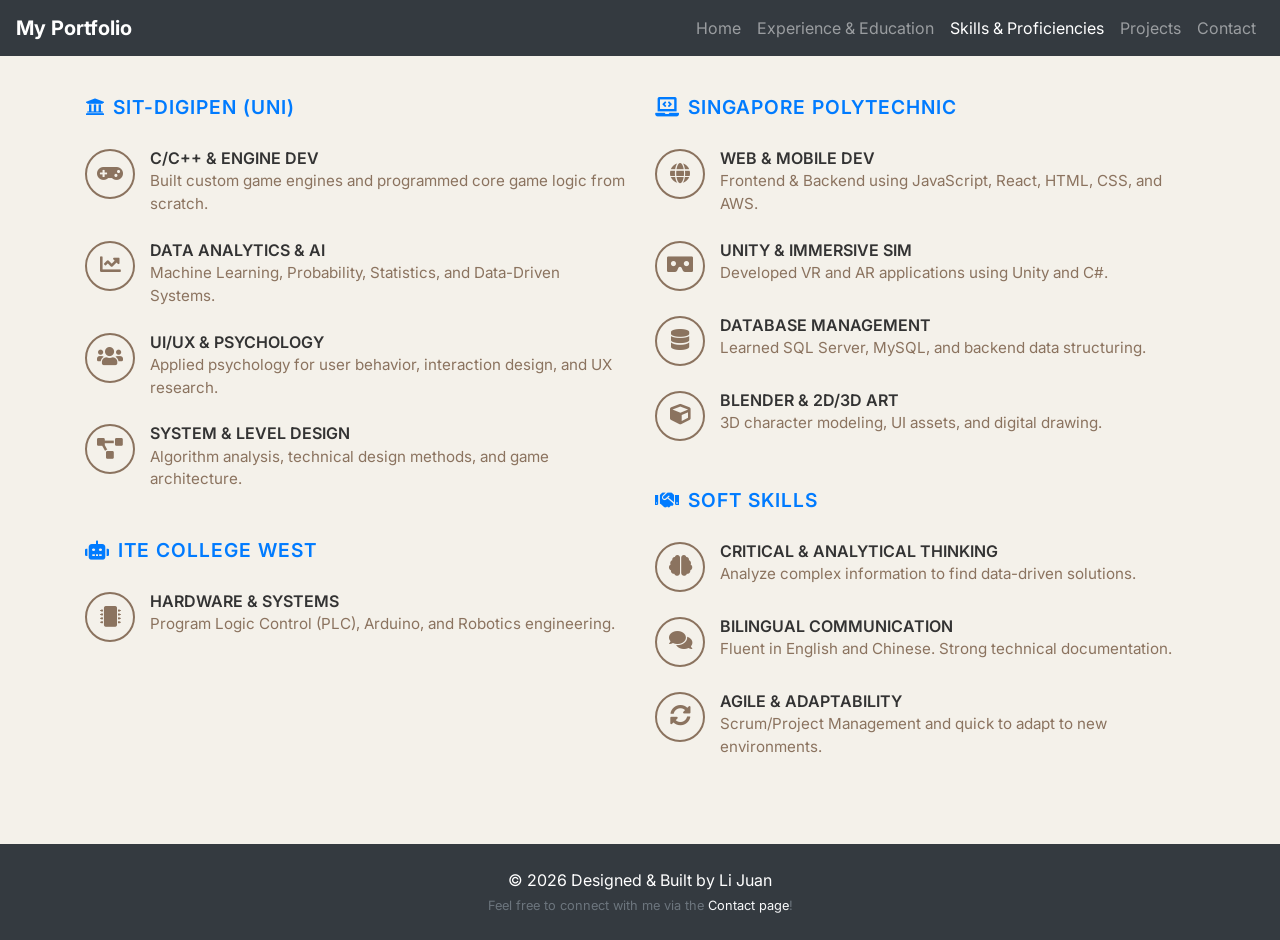
<file: skills.html>
<!DOCTYPE html>
<html lang="en">

<head>
  <title>Skills & Proficiencies | Li Juan</title>
  <meta charset="utf-8">
  <meta name="viewport" content="width=device-width, initial-scale=1">

  <!-- Bootstrap & Icons -->
  <link rel="stylesheet" href="https://maxcdn.bootstrapcdn.com/bootstrap/4.3.1/css/bootstrap.min.css">
  <link rel="stylesheet" href="https://use.fontawesome.com/releases/v5.6.3/css/all.css">
  
  <!-- Custom CSS -->
  <link href="CSS/stylesheet.css" rel="stylesheet" />

  <style>
    /* Custom styling to match your Canva design perfectly */
    .skills-page-bg {
      background-color: #f4f1ea; /* The cream/beige background from your image */
      min-height: 80vh;
      padding-top: 40px;
      padding-bottom: 60px;
    }
    .skills-header {
      font-weight: 600;
      letter-spacing: 1px;
      color: #333333;
      margin-bottom: 30px;
      text-transform: uppercase;
      font-size: 1.2rem;
    }
    .skill-item {
      display: flex;
      align-items: flex-start;
      margin-bottom: 25px;
    }
    .skill-icon-wrapper {
      width: 50px;
      height: 50px;
      border: 2px solid #8b735f; /* Earthy brown border */
      border-radius: 50%;
      display: flex;
      align-items: center;
      justify-content: center;
      font-size: 1.3rem;
      color: #8b735f;
      flex-shrink: 0;
      margin-right: 15px;
    }
    .skill-title {
      font-weight: 600;
      color: #333333;
      margin-bottom: 2px;
      text-transform: uppercase;
      font-size: 1rem;
    }
    .skill-desc {
      color: #8b735f;
      font-size: 0.95rem;
      margin-bottom: 0;
    }
  </style>
</head>

<body>

  <!-- NAVIGATION -->
  <header>
    <nav class="navbar navbar-expand-sm navbar-dark bg-dark">
      <a class="navbar-brand font-weight-bold" href="index.html">My Portfolio</a>
      <button class="navbar-toggler" type="button" data-toggle="collapse" data-target="#navbarNavAltMarkup">
        <span class="navbar-toggler-icon"></span>
      </button>
      <div class="collapse navbar-collapse" id="navbarNavAltMarkup">
        <div class="navbar-nav ml-auto">
          <a class="nav-item nav-link" href="index.html">Home</a>
          <a class="nav-item nav-link" href="experience.html">Experience & Education</a>
          <a class="nav-item nav-link active" href="skills.html">Skills & Proficiencies</a>
          <a class="nav-item nav-link" href="portfolio.html">Projects</a>
          <a class="nav-item nav-link" href="contact.html">Contact</a>
        </div>
      </div>
    </nav>
  </header>

 <!-- MAIN CONTENT -->
  <div class="skills-page-bg">
    <div class="container">
      
      <div class="row">
        <!-- LEFT COLUMN: UNI & ITE -->
        <div class="col-md-6 mb-5 mb-md-0">
          
          <!-- UNI SKILLS -->
          <h4 class="skills-header text-primary"><i class="fas fa-university mr-2"></i>SIT-DigiPen (Uni)</h4>
          
          <div class="skill-item">
            <div class="skill-icon-wrapper"><i class="fas fa-gamepad"></i></div>
            <div>
              <h6 class="skill-title">C/C++ & Engine Dev</h6>
              <p class="skill-desc">Built custom game engines and programmed core game logic from scratch.</p>
            </div>
          </div>

          <div class="skill-item">
            <div class="skill-icon-wrapper"><i class="fas fa-chart-line"></i></div>
            <div>
              <h6 class="skill-title">Data Analytics & AI</h6>
              <p class="skill-desc">Machine Learning, Probability, Statistics, and Data-Driven Systems.</p>
            </div>
          </div>

          <div class="skill-item">
            <div class="skill-icon-wrapper"><i class="fas fa-users"></i></div>
            <div>
              <h6 class="skill-title">UI/UX & Psychology</h6>
              <p class="skill-desc">Applied psychology for user behavior, interaction design, and UX research.</p>
            </div>
          </div>

          <div class="skill-item">
            <div class="skill-icon-wrapper"><i class="fas fa-project-diagram"></i></div>
            <div>
              <h6 class="skill-title">System & Level Design</h6>
              <p class="skill-desc">Algorithm analysis, technical design methods, and game architecture.</p>
            </div>
          </div>

          <!-- ITE SKILLS (Placed here to balance the columns) -->
          <h4 class="skills-header mt-5 text-primary"><i class="fas fa-robot mr-2"></i>ITE College West</h4>
          
          <div class="skill-item">
            <div class="skill-icon-wrapper"><i class="fas fa-microchip"></i></div>
            <div>
              <h6 class="skill-title">Hardware & Systems</h6>
              <p class="skill-desc">Program Logic Control (PLC), Arduino, and Robotics engineering.</p>
            </div>
          </div>

        </div>

        <!-- RIGHT COLUMN: POLY & SOFTSKILLS -->
        <div class="col-md-6">
          
          <!-- POLY SKILLS -->
          <h4 class="skills-header text-primary"><i class="fas fa-laptop-code mr-2"></i>Singapore Polytechnic</h4>
          
          <div class="skill-item">
            <div class="skill-icon-wrapper"><i class="fas fa-globe"></i></div>
            <div>
              <h6 class="skill-title">Web & Mobile Dev</h6>
              <p class="skill-desc">Frontend & Backend using JavaScript, React, HTML, CSS, and AWS.</p>
            </div>
          </div>

          <div class="skill-item">
            <div class="skill-icon-wrapper"><i class="fas fa-vr-cardboard"></i></div>
            <div>
              <h6 class="skill-title">Unity & Immersive Sim</h6>
              <p class="skill-desc">Developed VR and AR applications using Unity and C#.</p>
            </div>
          </div>

          <div class="skill-item">
            <div class="skill-icon-wrapper"><i class="fas fa-database"></i></div>
            <div>
              <h6 class="skill-title">Database Management</h6>
              <p class="skill-desc">Learned SQL Server, MySQL, and backend data structuring.</p>
            </div>
          </div>

          <div class="skill-item">
            <div class="skill-icon-wrapper"><i class="fas fa-cube"></i></div>
            <div>
              <h6 class="skill-title">Blender & 2D/3D Art</h6>
              <p class="skill-desc">3D character modeling, UI assets, and digital drawing.</p>
            </div>
          </div>

          <!-- SOFTSKILLS -->
          <h4 class="skills-header mt-5 text-primary"><i class="fas fa-handshake mr-2"></i>Soft Skills</h4>

          <div class="skill-item">
            <div class="skill-icon-wrapper"><i class="fas fa-brain"></i></div>
            <div>
              <h6 class="skill-title">Critical & Analytical Thinking</h6>
              <p class="skill-desc">Analyze complex information to find data-driven solutions.</p>
            </div>
          </div>

          <div class="skill-item">
            <div class="skill-icon-wrapper"><i class="fas fa-comments"></i></div>
            <div>
              <h6 class="skill-title">Bilingual Communication</h6>
              <p class="skill-desc">Fluent in English and Chinese. Strong technical documentation.</p>
            </div>
          </div>

          <div class="skill-item">
            <div class="skill-icon-wrapper"><i class="fas fa-sync-alt"></i></div>
            <div>
              <h6 class="skill-title">Agile & Adaptability</h6>
              <p class="skill-desc">Scrum/Project Management and quick to adapt to new environments.</p>
            </div>
          </div>

        </div>

      </div>
    </div>
  </div>

  <!-- FOOTER -->
  <footer class="bg-dark text-white text-center py-4">
    <div class="container">
      <p class="mb-0">© 2026 Designed & Built by Li Juan</p>
      <small class="text-muted">Feel free to connect with me via the <a href="contact.html" class="text-light text-decoration-underline">Contact page</a>!</small>
    </div>
  </footer>

  <!-- Scripts -->
  <script src="https://code.jquery.com/jquery-3.5.1.min.js"></script>
  <script src="https://cdn.jsdelivr.net/npm/bootstrap@4.6.0/dist/js/bootstrap.bundle.min.js"></script>

</body>
</html>
</file>
<file: CSS/stylesheet.css>
@charset "utf-8";

/*
   StyleSheet 
   Updated: 2026 (Internship Ready!)
   Filename: stylesheet.css
*/

/* 1. Import a modern, clean font (Inter) */
@import url('https://fonts.googleapis.com/css2?family=Inter:wght@300;400;600;700&display=swap');

/* Body Styles */
body {
    font-family: 'Inter', sans-serif;
    background-color: #f4f1ea; /* Warm cream color */
    color: #333333;
}

/* 2. Soft, Modern Shadows for Sections */
.shadow-sm {
    box-shadow: 0 8px 24px rgba(149, 157, 165, 0.1) !important;
    transition: transform 0.3s ease, box-shadow 0.3s ease;
    border: 1px solid rgba(0,0,0,0.02);
}

/* Subtle hover effect for your intro/about boxes */
.hero-section:hover, .bg-white:hover {
    transform: translateY(-2px);
    box-shadow: 0 12px 30px rgba(149, 157, 165, 0.15) !important;
}

/* 3. Modernized Back to Top Button */
.back-to-top {
    background: linear-gradient(135deg, #2b2b2b 0%, #000000 100%);
    color: #FFFFFF !important;
    opacity: 0;
    visibility: hidden;
    transition: all 0.3s ease-in-out;
    position: fixed;
    right: 30px;
    bottom: 30px;
    width: 50px;
    height: 50px;
    border-radius: 50%; /* Made it a sleek circle */
    display: flex;
    align-items: center;
    justify-content: center;
    text-decoration: none;
    box-shadow: 0 4px 10px rgba(0, 0, 0, 0.2);
    z-index: 1000;
}

/* Add the FontAwesome up arrow to the button */
.back-to-top::after {
    content: '\f077'; 
    font-family: 'Font Awesome 5 Free';
    font-weight: 900;
    font-size: 18px;
}

.back-to-top:hover {
    transform: translateY(-4px);
    box-shadow: 0 8px 15px rgba(0, 0, 0, 0.3);
    text-decoration: none;
}

.back-to-top.show {
    opacity: 1;
    visibility: visible;
}

/* 4. Keep your Slider Styles (Just cleaned them up a bit!) */
.slidecontainer { width: 100%; }

.slider {
    -webkit-appearance: none;
    width: 100%;
    height: 8px; /* Thinner, more modern track */
    border-radius: 5px;  
    background: #e0e0e0;
    outline: none;
    opacity: 0.8;
    transition: opacity .2s;
}

.slider:hover { opacity: 1; }

.slider::-webkit-slider-thumb, .slider::-moz-range-thumb {
    -webkit-appearance: none;
    appearance: none;
    width: 22px;
    height: 22px;
    border-radius: 50%; 
    background: #007bff; /* Bootstrap Primary Blue */
    cursor: pointer;
    box-shadow: 0 2px 5px rgba(0,0,0,0.2); /* Added slight shadow to the thumb */
}
</file>
